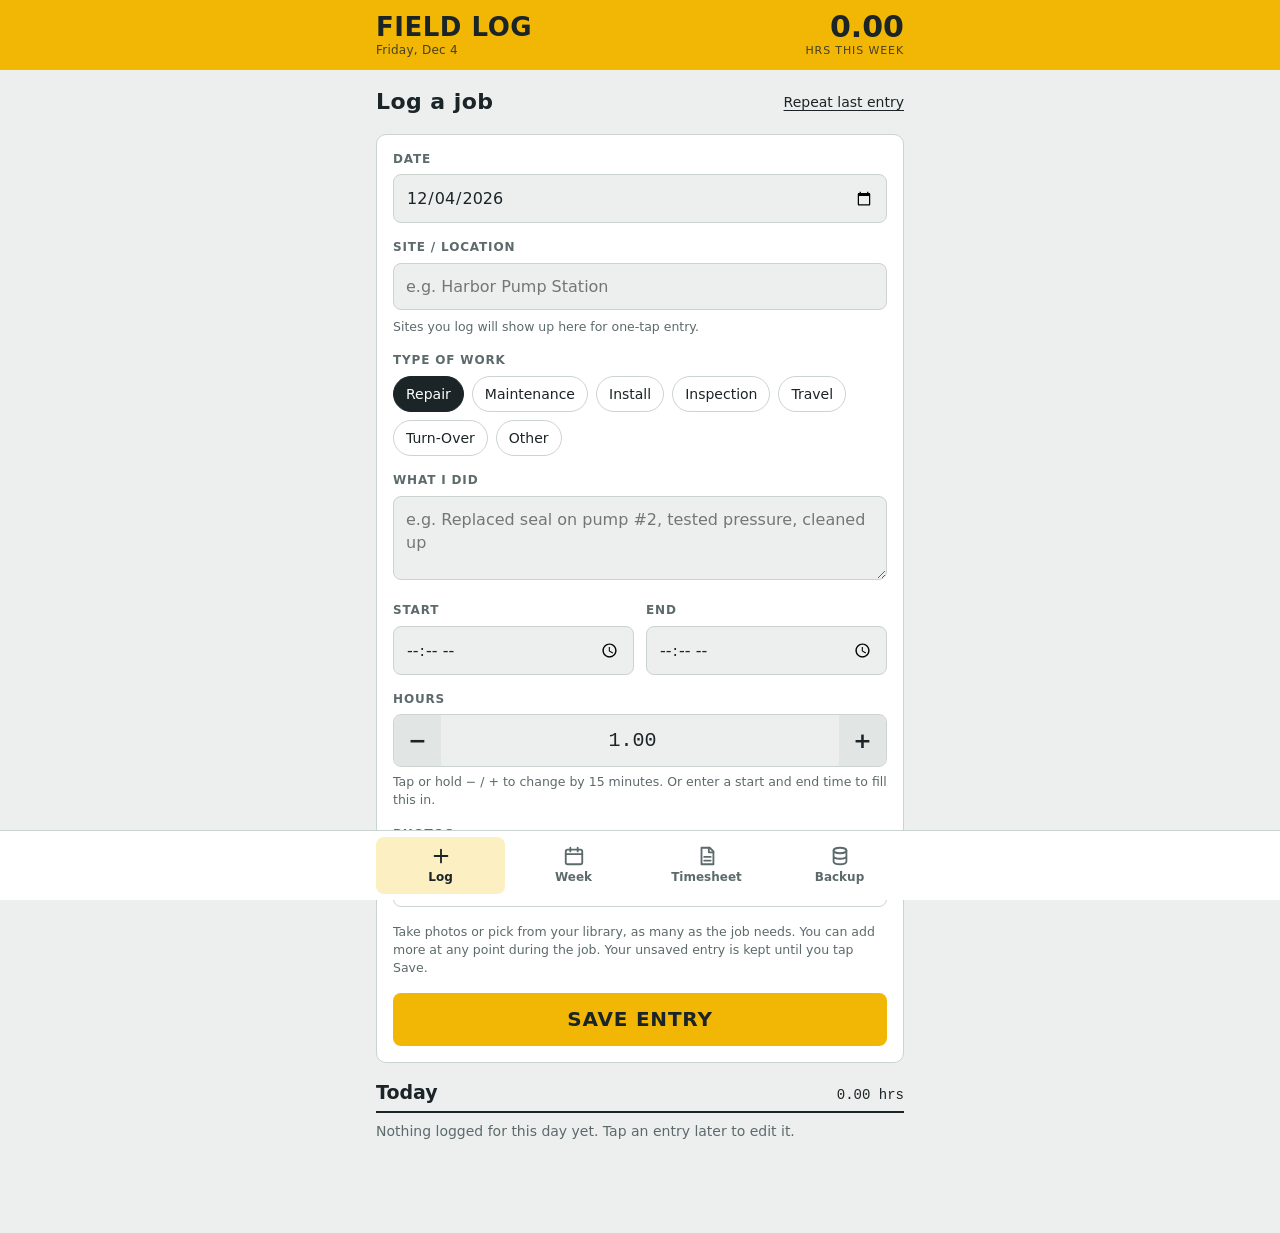
<file: index.html>
<!doctype html>
<!-- Field Log – Log page: add, edit and delete jobs, with photos. -->
<html lang="en">
<head>
<meta charset="utf-8">
<meta name="viewport" content="width=device-width,initial-scale=1,viewport-fit=cover">
<title>Field Log</title>
<meta name="apple-mobile-web-app-capable" content="yes">
<meta name="mobile-web-app-capable" content="yes">
<meta name="apple-mobile-web-app-status-bar-style" content="default">
<meta name="apple-mobile-web-app-title" content="Field Log">
<meta name="theme-color" content="#F2B705">
<link rel="manifest" href="manifest.webmanifest">
<link rel="apple-touch-icon" href="icon-180.png">
<link rel="icon" href="icon-192.png">
<link rel="stylesheet" href="css/styles.css">
<script src="js/common.js" defer></script>
<script src="js/log.js" defer></script>
</head>
<body>

<!-- Header (same on every page) -->
<header class="band">
  <div class="wrap">
    <div class="brand">Field Log<small id="todayLabel">Today</small></div>
    <div class="weekpill"><b id="headWeek">0.00</b><span>hrs this week</span></div>
  </div>
</header>

<main>
  <section class="wrap">
    <div id="backupNotice" class="notice" hidden>
      <span id="backupNoticeText">It's been a while since your last backup.</span>
      <a class="btn small" href="backup.html" style="text-decoration:none;color:inherit">Go to backup</a>
    </div>
    <div class="weeknav">
      <h2 id="formTitle">Log a job</h2>
      <button type="button" class="linkbtn" id="repeatBtn">Repeat last entry</button>
    </div>
    <form id="entryForm" class="card" novalidate>
      <div><label class="label" for="fDate">Date</label><input type="date" id="fDate" required></div>
      <div>
        <label class="label" for="fSite">Site / location</label>
        <input type="text" id="fSite" list="siteList" placeholder="e.g. Harbor Pump Station" autocomplete="off" required>
        <datalist id="siteList"></datalist>
        <div class="chips" id="siteChips"></div>
      </div>
      <div>
        <span class="label" id="catLabel">Type of work</span>
        <div class="chips" id="catChips" role="group" aria-labelledby="catLabel" style="margin-top:0"></div>
      </div>
      <div>
        <label class="label" for="fWhat">What I did</label>
        <textarea id="fWhat" placeholder="e.g. Replaced seal on pump #2, tested pressure, cleaned up"></textarea>
      </div>
      <div class="row">
        <div><label class="label" for="fStart">Start</label><input type="time" id="fStart"></div>
        <div><label class="label" for="fEnd">End</label><input type="time" id="fEnd"></div>
      </div>
      <div>
        <label class="label" for="fHours">Hours</label>
        <div class="stepper">
          <button type="button" id="hMinus" aria-label="Subtract 15 minutes">−</button>
          <input type="number" id="fHours" min="0" max="24" step="0.25" inputmode="decimal" value="1.00">
          <button type="button" id="hPlus" aria-label="Add 15 minutes">+</button>
        </div>
        <div class="hint" id="hoursHint">Tap or hold − / + to change by 15 minutes. Or enter a start and end time to fill this in.</div>
      </div>
      <div class="photos">
        <span class="label">Photos</span>
        <div class="photobtns">
          <label class="btn ghost photoadd"><input type="file" class="photoInput" id="photoAdd" accept="image/*" multiple>+ Add photos</label>
        </div>
        <div class="thumbs" id="formThumbs"></div>
        <button type="button" class="btn ghost small" id="sharePhotosBtn" hidden>Share these photos</button>
        <div class="hint" id="photoHint">Take photos or pick from your library, as many as the job needs. You can add more at any point during the job. Your unsaved entry is kept until you tap Save.</div>
      </div>
      <div class="actions">
        <button type="submit" class="btn primary" id="saveBtn" style="flex-basis:100%">Save entry</button>
        <button type="button" class="btn ghost" id="cancelEdit" hidden>Cancel</button>
        <button type="button" class="btn danger" id="deleteBtn" hidden>Delete</button>
      </div>
    </form>
    <div class="day" id="todayList"></div>
  </section>


<!-- Full-screen photo viewer (opens when a photo thumbnail is tapped) -->
<div class="viewer" id="viewer" hidden role="dialog" aria-modal="true" aria-label="Photo">
  <div class="vbar"><span id="vLabel"></span><button type="button" class="btn" id="vClose" style="flex:0 0 auto">Close</button></div>
  <div class="vimg"><img id="vImg" alt=""></div>
  <div class="vbar">
    <button type="button" class="btn" id="vPrev" aria-label="Previous photo">‹</button>
    <button type="button" class="btn" id="vShare">Share</button>
    <button type="button" class="btn danger" id="vDelete">Delete</button>
    <button type="button" class="btn" id="vNext" aria-label="Next photo">›</button>
  </div>
</div>
</main>

<!-- Tab bar (same on every page; aria-current marks this page) -->
<nav class="tabs" aria-label="Sections">
  <div class="wrap">
    <a href="index.html" aria-current="page"><svg viewBox="0 0 24 24" aria-hidden="true"><path d="M12 5v14M5 12h14"/></svg>Log</a>
    <a href="week.html"><svg viewBox="0 0 24 24" aria-hidden="true"><rect x="3" y="5" width="18" height="16" rx="2"/><path d="M3 10h18M8 3v4M16 3v4"/></svg>Week</a>
    <a href="timesheet.html"><svg viewBox="0 0 24 24" aria-hidden="true"><path d="M6 3h9l4 4v14H6z"/><path d="M14 3v5h5M9 13h7M9 17h7"/></svg>Timesheet</a>
    <a href="backup.html"><svg viewBox="0 0 24 24" aria-hidden="true"><ellipse cx="12" cy="6" rx="7" ry="3"/><path d="M5 6v6c0 1.7 3.1 3 7 3s7-1.3 7-3V6M5 12v6c0 1.7 3.1 3 7 3s7-1.3 7-3v-6"/></svg>Backup</a>
  </div>
</nav>

</body>
</html>
</file>
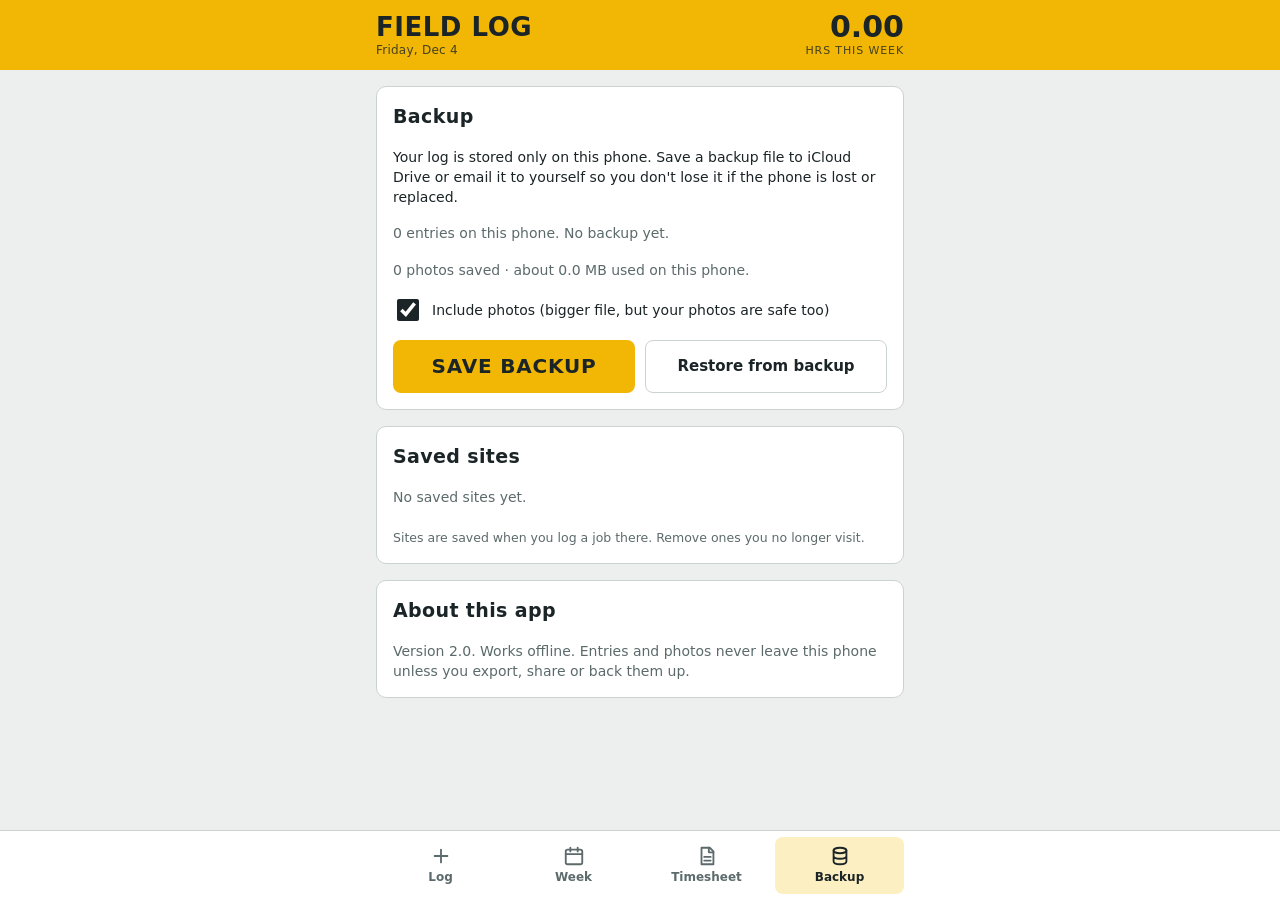
<file: backup.html>
<!doctype html>
<!-- Field Log – Backup page: save and restore backups, saved sites. -->
<html lang="en">
<head>
<meta charset="utf-8">
<meta name="viewport" content="width=device-width,initial-scale=1,viewport-fit=cover">
<title>Backup · Field Log</title>
<meta name="apple-mobile-web-app-capable" content="yes">
<meta name="mobile-web-app-capable" content="yes">
<meta name="apple-mobile-web-app-status-bar-style" content="default">
<meta name="apple-mobile-web-app-title" content="Field Log">
<meta name="theme-color" content="#F2B705">
<link rel="manifest" href="manifest.webmanifest">
<link rel="apple-touch-icon" href="icon-180.png">
<link rel="icon" href="icon-192.png">
<link rel="stylesheet" href="css/styles.css">
<script src="js/common.js" defer></script>
<script src="js/backup.js" defer></script>
</head>
<body>

<!-- Header (same on every page) -->
<header class="band">
  <div class="wrap">
    <div class="brand">Field Log<small id="todayLabel">Today</small></div>
    <div class="weekpill"><b id="headWeek">0.00</b><span>hrs this week</span></div>
  </div>
</header>

<main>
  <section class="wrap">
    <div class="card">
      <h2 style="font-size:19px">Backup</h2>
      <p class="empty" style="color:var(--ink)">Your log is stored only on this phone. Save a backup file to iCloud Drive or email it to yourself so you don't lose it if the phone is lost or replaced.</p>
      <p class="empty" id="backupStatus"></p>
      <p class="empty" id="photoStatus"></p>
      <label style="display:flex;gap:10px;align-items:center;font-size:14px"><input type="checkbox" id="incPhotos" checked style="width:22px;height:22px;accent-color:var(--ink)"> Include photos (bigger file, but your photos are safe too)</label>
      <div class="actions">
        <button type="button" class="btn primary" id="backupBtn">Save backup</button>
        <button type="button" class="btn ghost" id="restoreBtn">Restore from backup</button>
      </div>
      <input type="file" id="restoreFile" accept=".json,application/json" hidden>
      <div id="restoreConfirm" class="notice" hidden>
        <span id="restoreText"></span>
        <div class="actions" style="flex-basis:100%">
          <button type="button" class="btn small" id="restoreMerge">Add to my log</button>
          <button type="button" class="btn small danger" id="restoreReplace">Replace my log</button>
          <button type="button" class="btn small ghost" id="restoreCancel">Cancel</button>
        </div>
      </div>
    </div>
    <div class="card">
      <h2 style="font-size:19px">Saved sites</h2>
      <div class="saved" id="savedSites"></div>
      <div class="hint">Sites are saved when you log a job there. Remove ones you no longer visit.</div>
    </div>
    <div class="card">
      <h2 style="font-size:19px">About this app</h2>
      <p class="empty" id="aboutText">Works offline. Entries never leave this phone unless you export or back them up.</p>
    </div>
  </section>
</main>

<!-- Tab bar (same on every page; aria-current marks this page) -->
<nav class="tabs" aria-label="Sections">
  <div class="wrap">
    <a href="index.html"><svg viewBox="0 0 24 24" aria-hidden="true"><path d="M12 5v14M5 12h14"/></svg>Log</a>
    <a href="week.html"><svg viewBox="0 0 24 24" aria-hidden="true"><rect x="3" y="5" width="18" height="16" rx="2"/><path d="M3 10h18M8 3v4M16 3v4"/></svg>Week</a>
    <a href="timesheet.html"><svg viewBox="0 0 24 24" aria-hidden="true"><path d="M6 3h9l4 4v14H6z"/><path d="M14 3v5h5M9 13h7M9 17h7"/></svg>Timesheet</a>
    <a href="backup.html" aria-current="page"><svg viewBox="0 0 24 24" aria-hidden="true"><ellipse cx="12" cy="6" rx="7" ry="3"/><path d="M5 6v6c0 1.7 3.1 3 7 3s7-1.3 7-3V6M5 12v6c0 1.7 3.1 3 7 3s7-1.3 7-3v-6"/></svg>Backup</a>
  </div>
</nav>

</body>
</html>
</file>
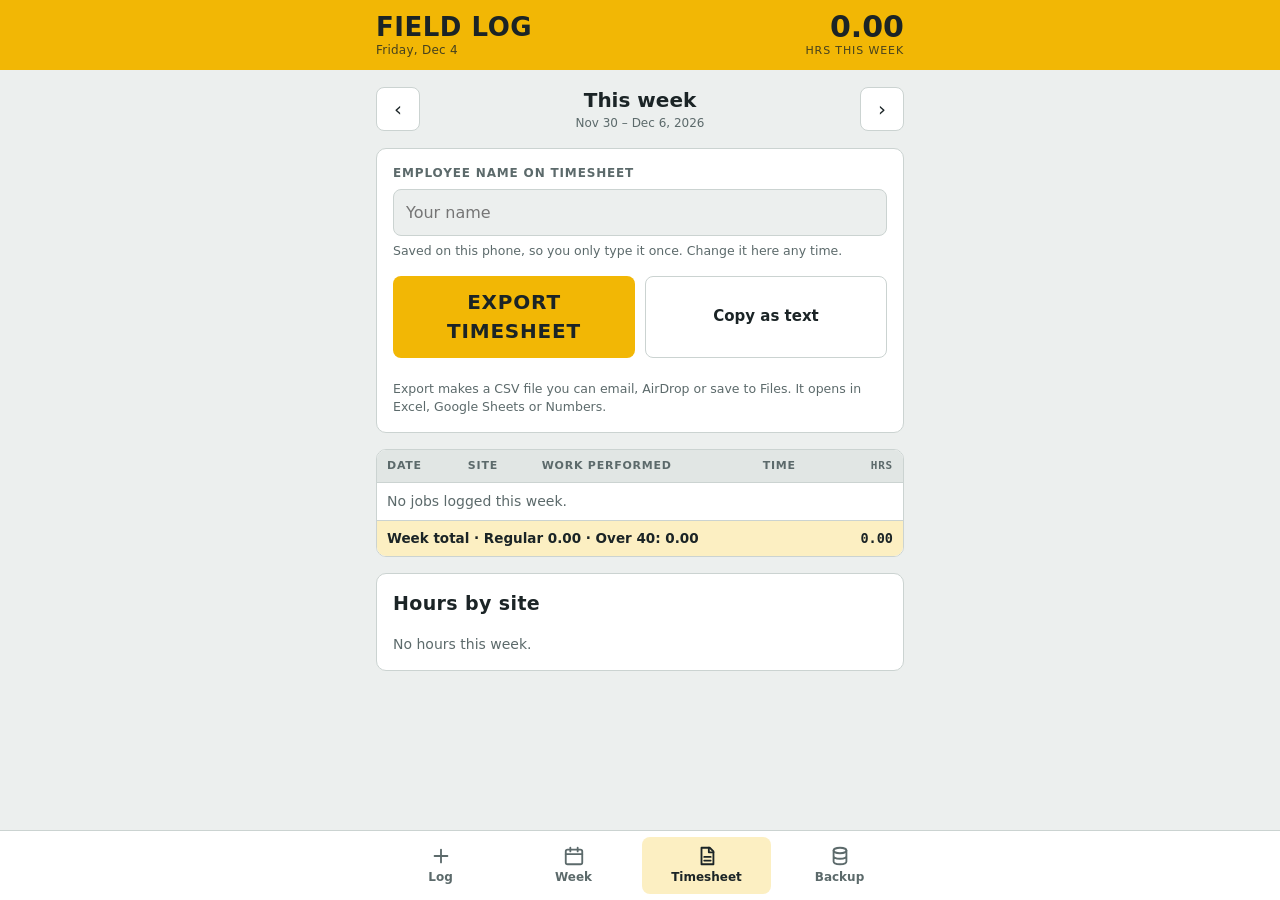
<file: timesheet.html>
<!doctype html>
<!-- Field Log – Timesheet page: the week as a table, export and copy. -->
<html lang="en">
<head>
<meta charset="utf-8">
<meta name="viewport" content="width=device-width,initial-scale=1,viewport-fit=cover">
<title>Timesheet · Field Log</title>
<meta name="apple-mobile-web-app-capable" content="yes">
<meta name="mobile-web-app-capable" content="yes">
<meta name="apple-mobile-web-app-status-bar-style" content="default">
<meta name="apple-mobile-web-app-title" content="Field Log">
<meta name="theme-color" content="#F2B705">
<link rel="manifest" href="manifest.webmanifest">
<link rel="apple-touch-icon" href="icon-180.png">
<link rel="icon" href="icon-192.png">
<link rel="stylesheet" href="css/styles.css">
<script src="js/common.js" defer></script>
<script src="js/timesheet.js" defer></script>
</head>
<body>

<!-- Header (same on every page) -->
<header class="band">
  <div class="wrap">
    <div class="brand">Field Log<small id="todayLabel">Today</small></div>
    <div class="weekpill"><b id="headWeek">0.00</b><span>hrs this week</span></div>
  </div>
</header>

<main>
  <section class="wrap">
    <div class="weeknav">
      <button type="button" class="arrow prevWk" aria-label="Previous week">‹</button>
      <div class="wk"><span class="wkLabel"></span><small class="wkRange"></small></div>
      <button type="button" class="arrow nextWk" aria-label="Next week">›</button>
    </div>
    <div class="card">
      <div><label class="label" for="fName">Employee name on timesheet</label><input type="text" id="fName" placeholder="Your name" autocomplete="name"><div class="hint" id="nameHint">Saved on this phone, so you only type it once. Change it here any time.</div></div>
      <div class="actions">
        <button type="button" class="btn primary" id="csvBtn">Export timesheet</button>
        <button type="button" class="btn ghost" id="copyBtn">Copy as text</button>
      </div>
      <div class="hint">Export makes a CSV file you can email, AirDrop or save to Files. It opens in Excel, Google Sheets or Numbers.</div>
      <textarea id="copyFallback" hidden readonly style="min-height:200px"></textarea>
    </div>
    <div class="tablewrap"><table id="sheetTable"></table></div>
    <div class="card">
      <h2 style="font-size:19px">Hours by site</h2>
      <div class="sitelist" id="bySite"></div>
    </div>
  </section>
</main>

<!-- Tab bar (same on every page; aria-current marks this page) -->
<nav class="tabs" aria-label="Sections">
  <div class="wrap">
    <a href="index.html"><svg viewBox="0 0 24 24" aria-hidden="true"><path d="M12 5v14M5 12h14"/></svg>Log</a>
    <a href="week.html"><svg viewBox="0 0 24 24" aria-hidden="true"><rect x="3" y="5" width="18" height="16" rx="2"/><path d="M3 10h18M8 3v4M16 3v4"/></svg>Week</a>
    <a href="timesheet.html" aria-current="page"><svg viewBox="0 0 24 24" aria-hidden="true"><path d="M6 3h9l4 4v14H6z"/><path d="M14 3v5h5M9 13h7M9 17h7"/></svg>Timesheet</a>
    <a href="backup.html"><svg viewBox="0 0 24 24" aria-hidden="true"><ellipse cx="12" cy="6" rx="7" ry="3"/><path d="M5 6v6c0 1.7 3.1 3 7 3s7-1.3 7-3V6M5 12v6c0 1.7 3.1 3 7 3s7-1.3 7-3v-6"/></svg>Backup</a>
  </div>
</nav>

</body>
</html>
</file>
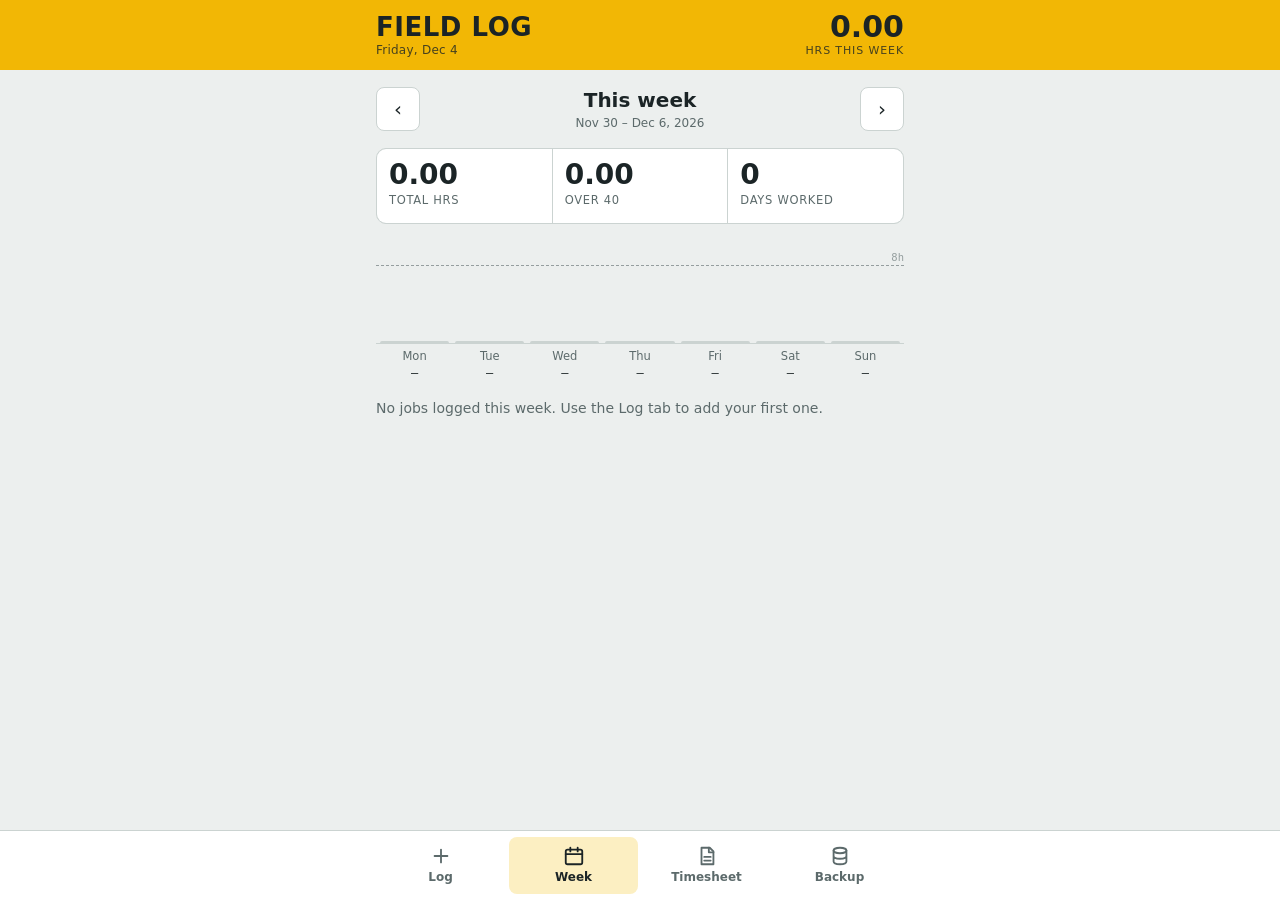
<file: week.html>
<!doctype html>
<!-- Field Log – Week page: totals, chart and every job in the week. -->
<html lang="en">
<head>
<meta charset="utf-8">
<meta name="viewport" content="width=device-width,initial-scale=1,viewport-fit=cover">
<title>Week · Field Log</title>
<meta name="apple-mobile-web-app-capable" content="yes">
<meta name="mobile-web-app-capable" content="yes">
<meta name="apple-mobile-web-app-status-bar-style" content="default">
<meta name="apple-mobile-web-app-title" content="Field Log">
<meta name="theme-color" content="#F2B705">
<link rel="manifest" href="manifest.webmanifest">
<link rel="apple-touch-icon" href="icon-180.png">
<link rel="icon" href="icon-192.png">
<link rel="stylesheet" href="css/styles.css">
<script src="js/common.js" defer></script>
<script src="js/week.js" defer></script>
</head>
<body>

<!-- Header (same on every page) -->
<header class="band">
  <div class="wrap">
    <div class="brand">Field Log<small id="todayLabel">Today</small></div>
    <div class="weekpill"><b id="headWeek">0.00</b><span>hrs this week</span></div>
  </div>
</header>

<main>
  <section class="wrap">
    <div class="weeknav">
      <button type="button" class="arrow prevWk" aria-label="Previous week">‹</button>
      <div class="wk"><span class="wkLabel"></span><small class="wkRange"></small></div>
      <button type="button" class="arrow nextWk" aria-label="Next week">›</button>
    </div>
    <div class="stats" id="weekStats"></div>
    <div>
      <div class="bars" id="weekBars"></div>
      <div class="barlabels" id="weekBarLabels"></div>
    </div>
    <div id="weekDays" style="display:flex;flex-direction:column;gap:20px"></div>
  </section>
</main>

<!-- Tab bar (same on every page; aria-current marks this page) -->
<nav class="tabs" aria-label="Sections">
  <div class="wrap">
    <a href="index.html"><svg viewBox="0 0 24 24" aria-hidden="true"><path d="M12 5v14M5 12h14"/></svg>Log</a>
    <a href="week.html" aria-current="page"><svg viewBox="0 0 24 24" aria-hidden="true"><rect x="3" y="5" width="18" height="16" rx="2"/><path d="M3 10h18M8 3v4M16 3v4"/></svg>Week</a>
    <a href="timesheet.html"><svg viewBox="0 0 24 24" aria-hidden="true"><path d="M6 3h9l4 4v14H6z"/><path d="M14 3v5h5M9 13h7M9 17h7"/></svg>Timesheet</a>
    <a href="backup.html"><svg viewBox="0 0 24 24" aria-hidden="true"><ellipse cx="12" cy="6" rx="7" ry="3"/><path d="M5 6v6c0 1.7 3.1 3 7 3s7-1.3 7-3V6M5 12v6c0 1.7 3.1 3 7 3s7-1.3 7-3v-6"/></svg>Backup</a>
  </div>
</nav>

</body>
</html>
</file>
<file: css/styles.css>
/* Field Log styles – shared by every page. */
/* ===== Colors and fonts (light theme; dark theme below) ===== */
:root{
  --bg:#ECEFEE; --surface:#FFFFFF; --sunk:#E1E6E4; --ink:#1B2426; --muted:#5C6A6B; --line:#CBD3D1;
  --accent:#F2B705; --accent-ink:#1B2426; --accent-soft:#FCEFC2;
  --warn:#B4540C; --warn-soft:#FBE3CF; --danger:#B3261E;
  --display:"Avenir Next Condensed","Arial Narrow","Roboto Condensed",system-ui,sans-serif;
  --body:-apple-system,BlinkMacSystemFont,"Segoe UI",Roboto,system-ui,sans-serif;
  --mono:ui-monospace,"SF Mono",Menlo,Consolas,monospace;
  --r:10px; color-scheme:light;
}
@media (prefers-color-scheme: dark){:root{
  --bg:#111618; --surface:#1A2124; --sunk:#232C2F; --ink:#E8EDEC; --muted:#9AA8A8; --line:#33403F;
  --accent:#F2B705; --accent-ink:#141A1C; --accent-soft:#3A3212;
  --warn:#F0A060; --warn-soft:#3D2716; --danger:#F2867E; color-scheme:dark}}

/* ===== Page basics ===== */
*{box-sizing:border-box}
html{-webkit-text-size-adjust:100%;touch-action:manipulation}
button,a,input,textarea,label{touch-action:manipulation;-webkit-tap-highlight-color:transparent}
.stepper button{-webkit-user-select:none;user-select:none;-webkit-touch-callout:none}
html,body{background:var(--bg);color:var(--ink);margin:0}
body{font-family:var(--body);font-size:15px;line-height:1.45;padding-bottom:calc(84px + env(safe-area-inset-bottom,0px))}
body::before{content:"";position:fixed;inset:0 0 auto;height:env(safe-area-inset-top,0px);z-index:10;background:var(--accent)}
[hidden]{display:none!important}
.wrap{max-width:560px;margin:0 auto;padding-left:max(16px,env(safe-area-inset-left,0px));padding-right:max(16px,env(safe-area-inset-right,0px))}
button,input,textarea{font:inherit;color:inherit}
input,textarea{font-size:16px} /* stops iPhone zooming on focus */
:focus-visible{outline:3px solid var(--accent);outline-offset:2px}

/* ===== Yellow header ===== */
header.band{background:var(--accent);color:var(--accent-ink);position:sticky;top:env(safe-area-inset-top,0px);z-index:5}
header .wrap{padding-block:12px 14px;display:flex;align-items:flex-end;justify-content:space-between;gap:12px}
.brand{font-family:var(--display);font-weight:700;font-size:26px;letter-spacing:.02em;text-transform:uppercase;line-height:1}
.brand small{display:block;font-family:var(--body);font-weight:500;font-size:12px;letter-spacing:.02em;text-transform:none;opacity:.8;margin-top:4px}
.weekpill{text-align:right;font-family:var(--display);line-height:1}
.weekpill b{font-size:30px;font-weight:700;font-variant-numeric:tabular-nums}
.weekpill span{display:block;font-family:var(--body);font-size:11px;letter-spacing:.08em;text-transform:uppercase;margin-top:3px;opacity:.8}

/* ===== Cards, form fields and buttons ===== */
main .wrap{padding-block:16px 8px;display:flex;flex-direction:column;gap:16px}
.notice{font-size:13.5px;background:var(--accent-soft);border-radius:var(--r);padding:10px 12px;display:flex;gap:10px;align-items:center;justify-content:space-between;flex-wrap:wrap}
h2{font-family:var(--display);font-weight:600;font-size:22px;letter-spacing:.02em;margin:0}
.label{display:block;font-size:12px;font-weight:600;letter-spacing:.07em;text-transform:uppercase;color:var(--muted);margin-bottom:6px}
.card{background:var(--surface);border:1px solid var(--line);border-radius:var(--r);padding:16px;display:flex;flex-direction:column;gap:16px}
.row{display:flex;gap:12px;flex-wrap:wrap}
.row > *{flex:1 1 130px;min-width:0}
input[type=text],input[type=date],input[type=time],input[type=number],textarea{width:100%;background:var(--bg);border:1px solid var(--line);border-radius:8px;padding:11px 12px;min-height:46px;-webkit-appearance:none;appearance:none}
textarea{min-height:84px;resize:vertical}
.chips{display:flex;flex-wrap:wrap;gap:8px;margin-top:8px}
.chip{border:1px solid var(--line);background:var(--surface);border-radius:999px;padding:7px 12px;font-size:14px;cursor:pointer;min-height:36px}
.chip[aria-pressed="true"]{background:var(--ink);color:var(--surface);border-color:var(--ink)}
.stepper{display:flex;align-items:stretch;border:1px solid var(--line);border-radius:8px;overflow:hidden;background:var(--bg)}
.stepper button{width:56px;border:0;background:var(--sunk);font-size:22px;font-weight:600;cursor:pointer}
.stepper input{border:0!important;border-radius:0!important;text-align:center;font-family:var(--mono);font-size:20px;background:transparent!important}
.hint{font-size:12.5px;color:var(--muted);margin-top:6px}
.btn{border:0;border-radius:8px;padding:12px 16px;min-height:48px;font-weight:600;cursor:pointer;background:var(--sunk)}
.btn.primary{background:var(--accent);color:var(--accent-ink);font-family:var(--display);font-size:20px;letter-spacing:.04em;text-transform:uppercase}
.btn.ghost{background:transparent;border:1px solid var(--line)}
.btn.danger{background:transparent;color:var(--danger);border:1px solid var(--danger)}
.btn.small{min-height:38px;padding:8px 12px;font-size:14px}
.actions{display:flex;gap:10px;flex-wrap:wrap}
.actions > *{flex:1 1 140px}
.linkbtn{background:none;border:0;color:var(--ink);text-decoration:underline;text-underline-offset:3px;cursor:pointer;padding:4px 0;font-size:14px}

/* ===== Week page: week picker, totals, bar chart, day lists ===== */
.weeknav{display:flex;align-items:center;justify-content:space-between;gap:8px}
.weeknav button.arrow{width:44px;height:44px;border-radius:8px;border:1px solid var(--line);background:var(--surface);font-size:20px;cursor:pointer}
.weeknav .wk{text-align:center;font-family:var(--display);font-size:20px;font-weight:600}
.weeknav .wk small{display:block;font-family:var(--body);font-size:12px;color:var(--muted);font-weight:400}
.stats{display:grid;grid-template-columns:repeat(3,1fr);gap:1px;background:var(--line);border:1px solid var(--line);border-radius:var(--r);overflow:hidden}
.stats div{background:var(--surface);padding:12px}
.stats b{display:block;font-family:var(--display);font-size:28px;font-weight:700;font-variant-numeric:tabular-nums;line-height:1}
.stats span{font-size:11.5px;letter-spacing:.06em;text-transform:uppercase;color:var(--muted)}
.stats .ot b{color:var(--warn)}
.bars{display:grid;grid-template-columns:repeat(7,1fr);gap:6px;align-items:end;height:104px;padding:8px 4px 0;border-bottom:1px solid var(--line);position:relative}
.bars .eight{position:absolute;left:0;right:0;border-top:1px dashed var(--muted);opacity:.6}
.bars .eight span{position:absolute;right:0;top:-16px;font-size:10.5px;color:var(--muted);font-family:var(--mono)}
.bar{background:var(--accent);border-radius:4px 4px 0 0;min-height:2px}
.bar.over{background:var(--warn)}
.bar.zero{background:var(--line)}
.barlabels{display:grid;grid-template-columns:repeat(7,1fr);gap:6px;text-align:center;font-size:11.5px;color:var(--muted);padding:4px 4px 0}
.barlabels b{display:block;font-family:var(--mono);font-weight:500;color:var(--ink);font-size:12px}
.day{display:flex;flex-direction:column;gap:8px}
.dayhead{display:flex;justify-content:space-between;align-items:baseline;gap:8px;border-bottom:2px solid var(--ink);padding-bottom:4px}
.dayhead h3{margin:0;font-family:var(--display);font-size:19px;font-weight:600}
.dayhead .tot{font-family:var(--mono);font-size:14px;display:flex;gap:8px;align-items:center}
.flag{font-family:var(--body);font-size:11px;font-weight:600;letter-spacing:.05em;text-transform:uppercase;background:var(--warn-soft);color:var(--warn);border-radius:4px;padding:2px 6px}
.entry{display:grid;grid-template-columns:1fr auto;gap:4px 12px;padding:12px;background:var(--surface);border:1px solid var(--line);border-radius:8px;text-align:left;width:100%;cursor:pointer}
.entry .site{font-weight:600;min-width:0;overflow-wrap:anywhere}
.entry .hrs{font-family:var(--mono);font-size:16px;text-align:right}
.entry .what{grid-column:1/-1;color:var(--muted);font-size:14px;overflow-wrap:anywhere}
.entry .meta{grid-column:1/-1;display:flex;gap:8px;flex-wrap:wrap;font-size:12px;color:var(--muted)}
.tag{background:var(--sunk);border-radius:4px;padding:1px 6px;color:var(--ink)}
.empty{color:var(--muted);font-size:14px;margin:0}

/* ===== Timesheet page: table and hours by site ===== */
.tablewrap{overflow-x:auto;border:1px solid var(--line);border-radius:var(--r);background:var(--surface)}
table{border-collapse:collapse;width:100%;min-width:480px;font-size:13.5px}
th,td{padding:8px 10px;text-align:left;vertical-align:top;border-bottom:1px solid var(--line)}
th{font-size:11px;letter-spacing:.07em;text-transform:uppercase;color:var(--muted);font-weight:600;background:var(--sunk)}
td.num,th.num{text-align:right;font-family:var(--mono);white-space:nowrap}
tr.sub td{background:var(--bg);font-weight:600}
tr.grand td{font-weight:700;border-bottom:0;background:var(--accent-soft)}
.sitelist{display:flex;flex-direction:column;gap:6px}
.siterow{display:flex;justify-content:space-between;gap:12px;font-size:14px;border-bottom:1px dotted var(--line);padding-bottom:4px}
.siterow span:last-child{font-family:var(--mono)}

/* ===== Backup page: saved sites ===== */
.saved{display:flex;flex-direction:column;gap:6px}
.saved div{display:flex;justify-content:space-between;align-items:center;gap:8px;padding:6px 0;border-bottom:1px solid var(--line);font-size:14px}
.saved div span{min-width:0;overflow-wrap:anywhere}

/* ===== Photos: add button, thumbnails, full-screen viewer ===== */
.photos{display:flex;flex-direction:column;gap:10px}
.photobtns{display:flex;gap:10px;flex-wrap:wrap}
.photoadd{flex:1 1 140px;display:flex;align-items:center;justify-content:center;position:relative;cursor:pointer;text-align:center}
.photoadd input{position:absolute;width:1px;height:1px;opacity:0;pointer-events:none}
.photoadd:focus-within{outline:3px solid var(--accent);outline-offset:2px}
.thumbs{display:grid;grid-template-columns:repeat(auto-fill,minmax(84px,1fr));gap:8px}
.thumbs:empty{display:none}
.thumb{position:relative;aspect-ratio:1;max-width:100%;border-radius:8px;overflow:hidden;border:1px solid var(--line);background:var(--sunk);padding:0;cursor:pointer}
.thumb img{width:100%;height:100%;object-fit:cover;display:block}
.thumb .num{position:absolute;left:4px;bottom:4px;font-size:11px;font-weight:700;background:var(--ink);color:var(--surface);border-radius:4px;padding:0 5px;font-family:var(--mono)}
.entry .pstrip{grid-column:1/-1;display:flex;gap:6px;align-items:center;flex-wrap:wrap}
.entry .pstrip img{width:44px;height:44px;object-fit:cover;border-radius:6px;border:1px solid var(--line);display:block}
.viewer{position:fixed;inset:0;z-index:30;background:#000;color:#fff;display:flex;flex-direction:column;padding:env(safe-area-inset-top,0px) env(safe-area-inset-right,0px) env(safe-area-inset-bottom,0px) env(safe-area-inset-left,0px)}
.viewer .vimg{flex:1;min-height:0;display:flex;align-items:center;justify-content:center;padding:4px}
.viewer img{max-width:100%;max-height:100%;object-fit:contain}
.viewer .vbar{display:flex;gap:8px;flex-wrap:wrap;padding:10px 16px;align-items:center;justify-content:space-between}
.viewer .vbar .btn{background:#2a3033;color:#fff;min-height:44px;padding:8px 12px;font-size:14px;flex:1 1 auto}
.viewer .vbar .btn:disabled{opacity:.35}
.viewer .vbar .btn.danger{background:transparent;color:#ff8a80;border:1px solid #ff8a80}
.viewer #vLabel{font-weight:600}

/* ===== Bottom tab bar ===== */
nav.tabs{position:fixed;left:0;right:0;bottom:0;background:var(--surface);border-top:1px solid var(--line);z-index:6;padding-bottom:env(safe-area-inset-bottom,0px)}
nav.tabs .wrap{display:grid;grid-template-columns:repeat(4,1fr);gap:4px;padding-block:6px}
nav.tabs a{padding:8px 4px;border-radius:8px;display:flex;flex-direction:column;align-items:center;justify-content:center;gap:2px;font-size:12px;font-weight:600;color:var(--muted);min-height:54px;text-decoration:none}
nav.tabs svg{width:22px;height:22px;stroke:currentColor;fill:none;stroke-width:2;stroke-linecap:round;stroke-linejoin:round}
nav.tabs a[aria-current="page"]{color:var(--ink);background:var(--accent-soft)}

/* ===== Pop-up messages ===== */
.toast{position:fixed;left:50%;transform:translateX(-50%);bottom:calc(90px + env(safe-area-inset-bottom,0px));background:var(--ink);color:var(--surface);padding:10px 16px;border-radius:8px;font-size:14px;z-index:20;max-width:calc(100% - 32px);box-shadow:0 6px 20px rgba(0,0,0,.25)}
</file>
